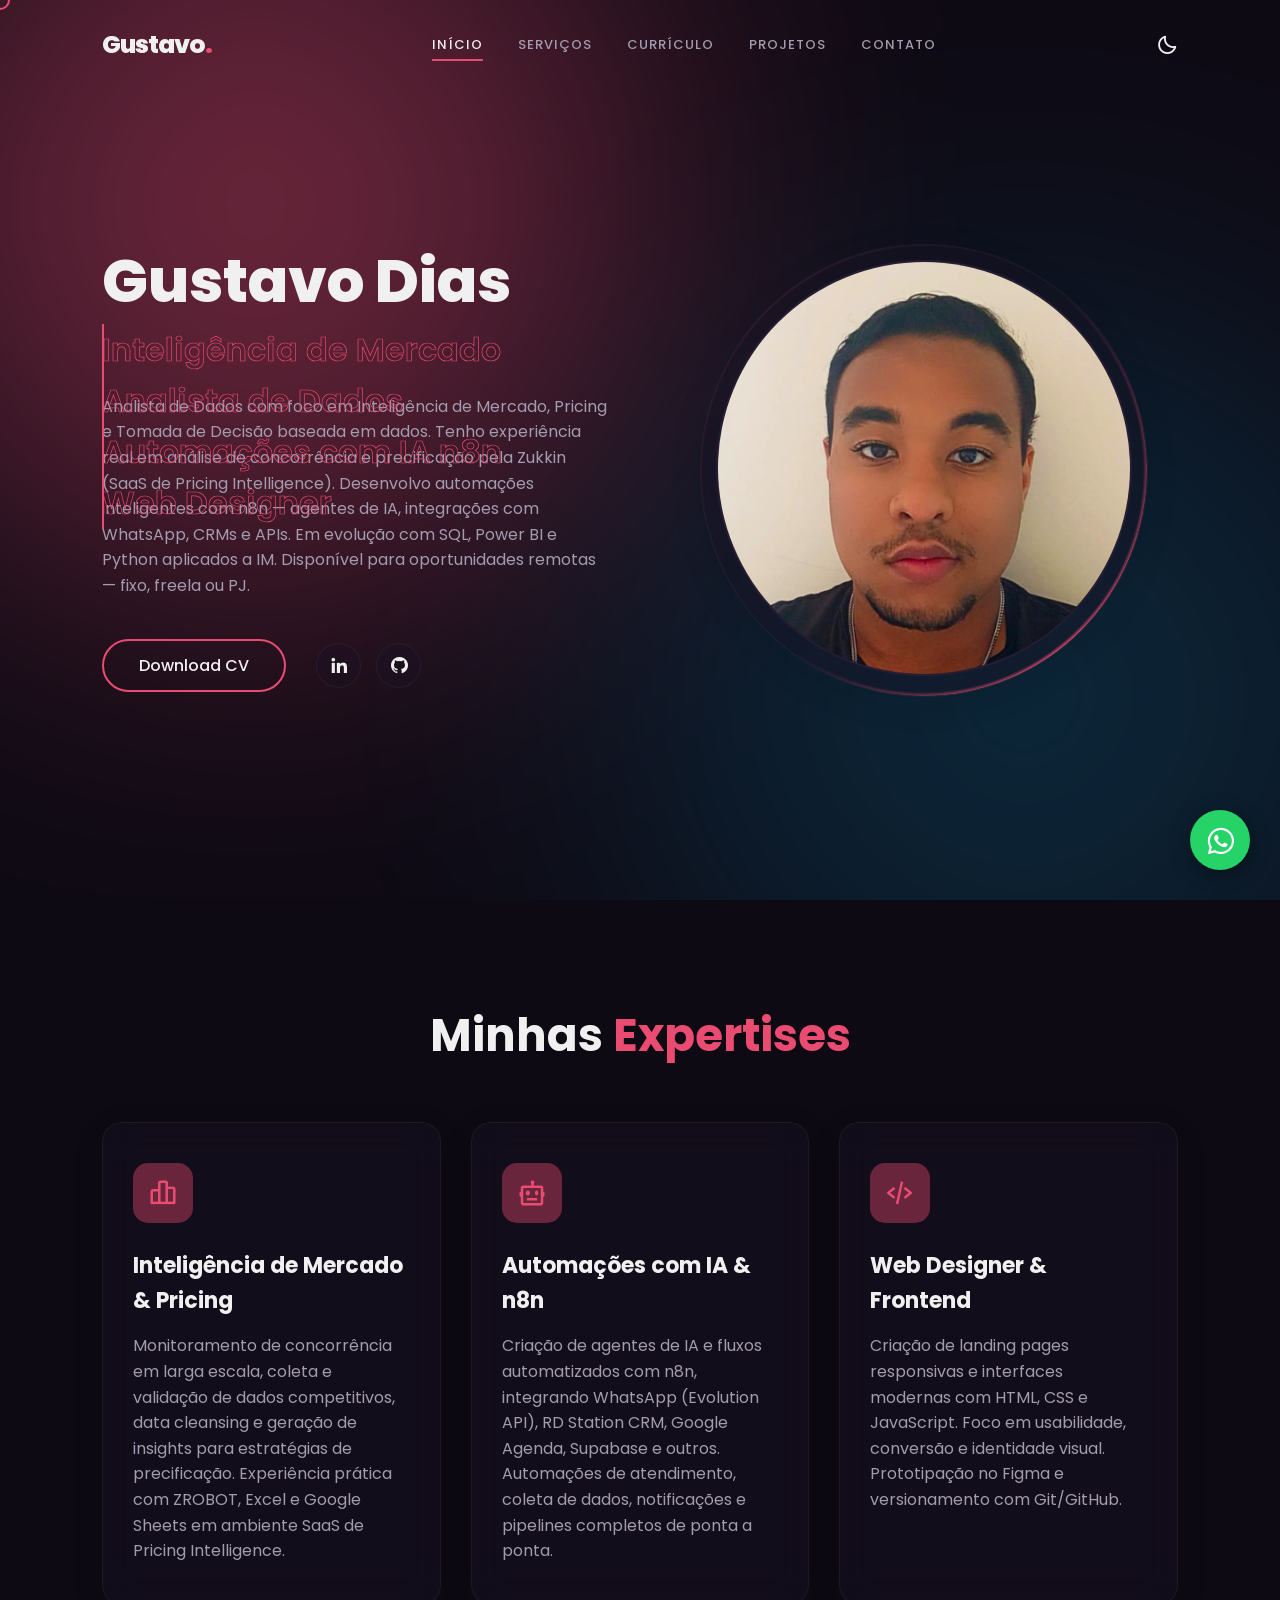
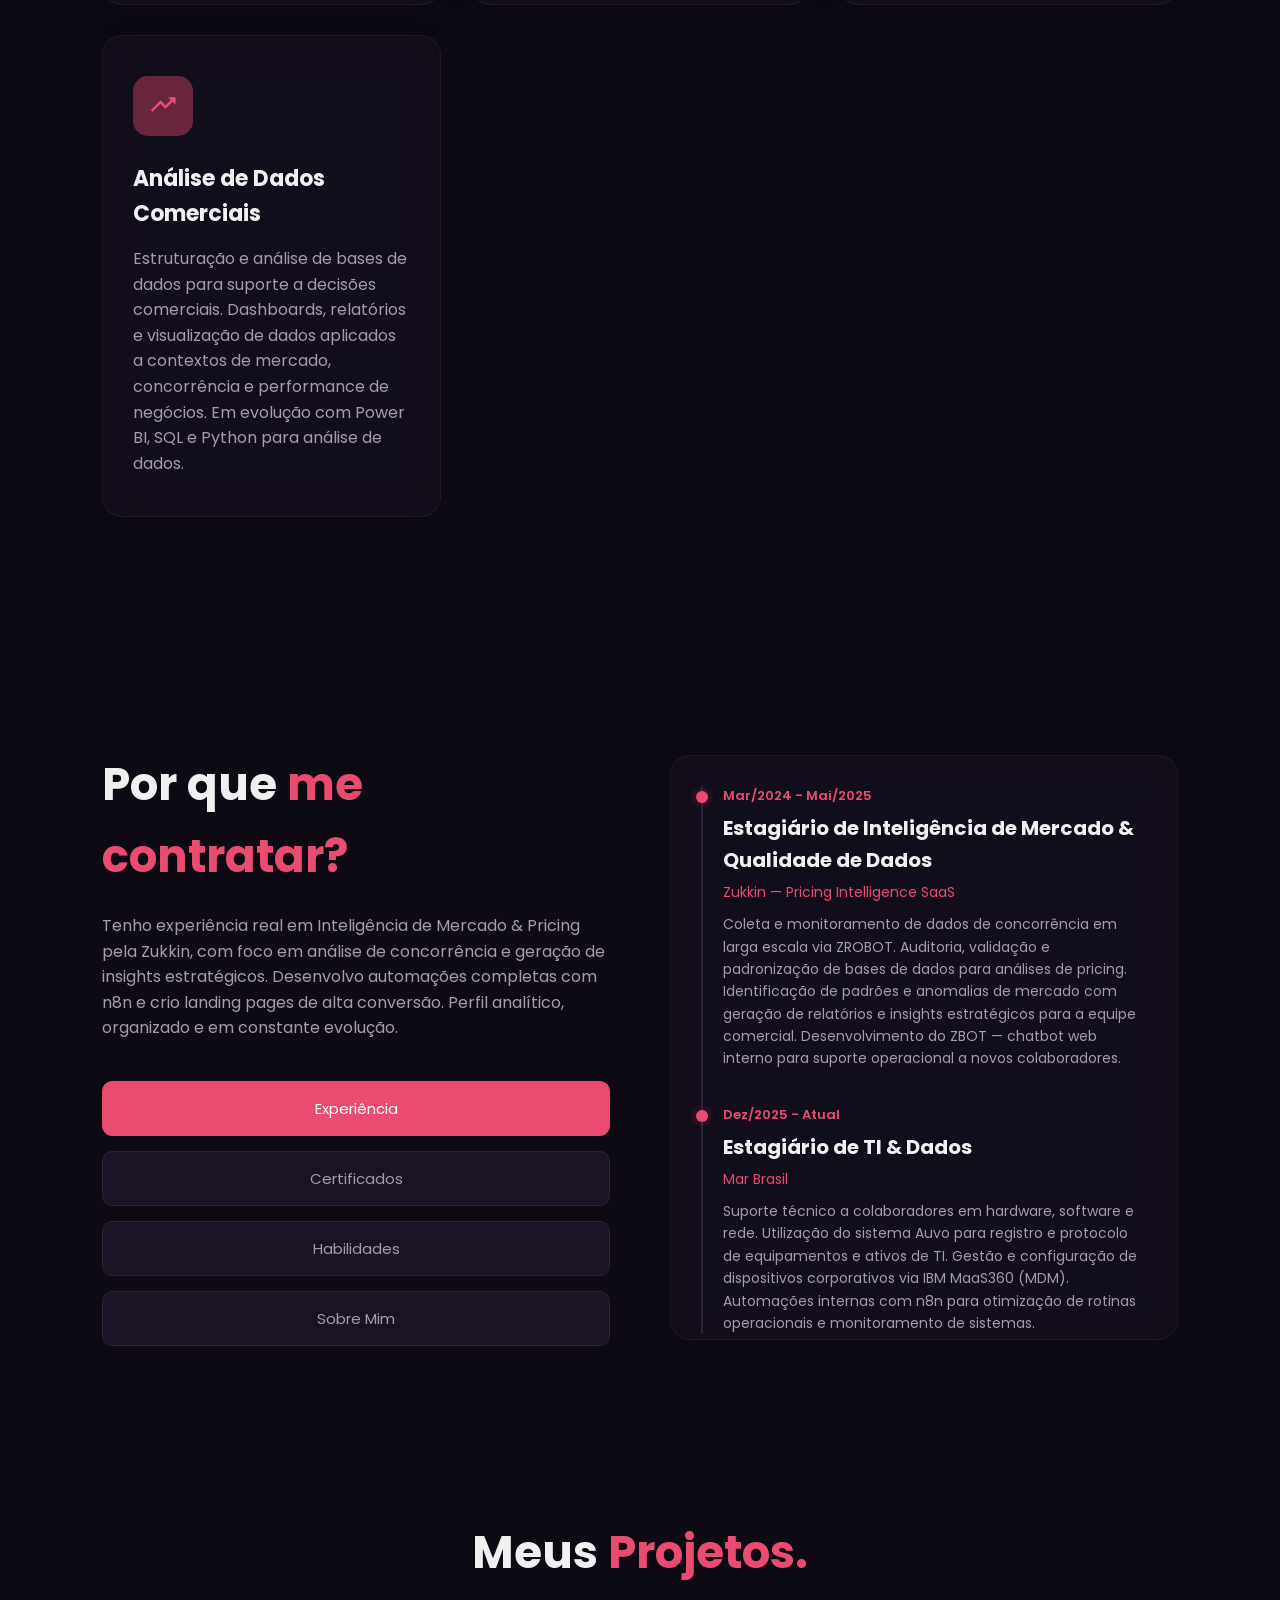
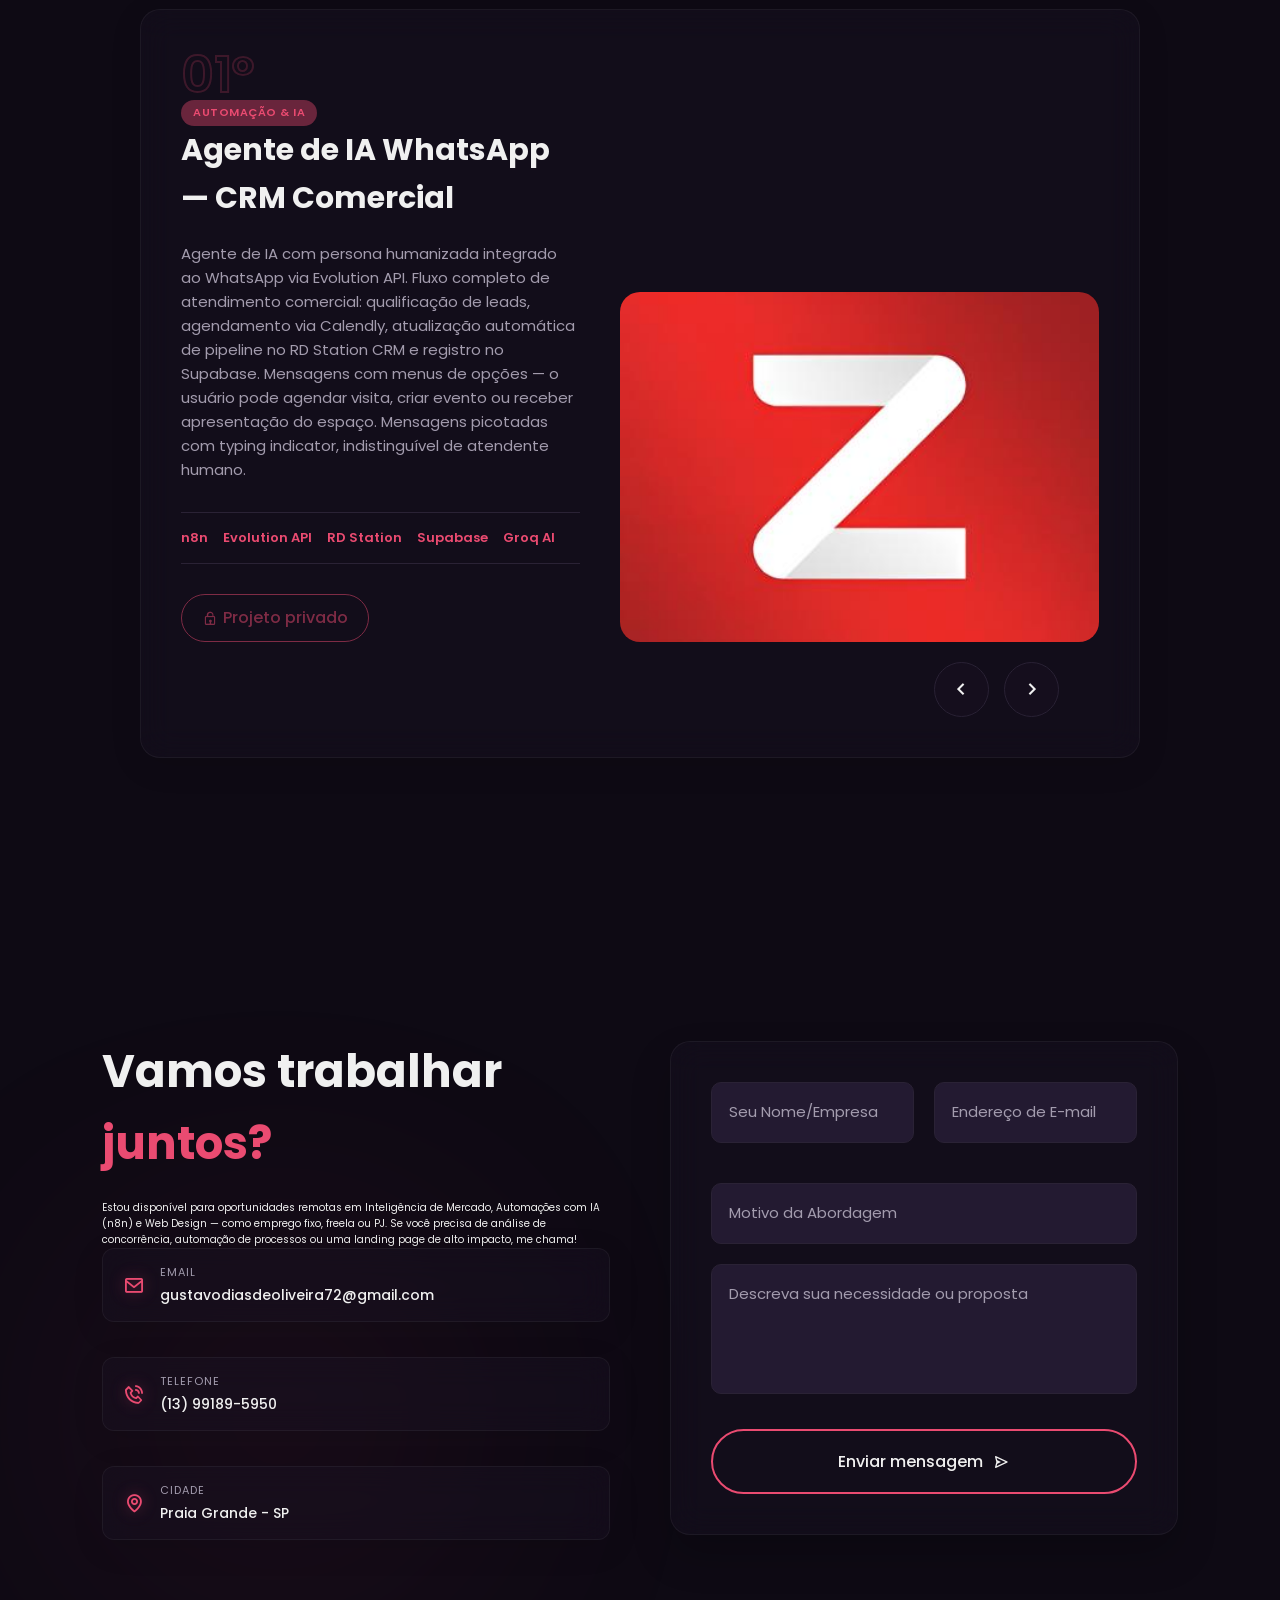
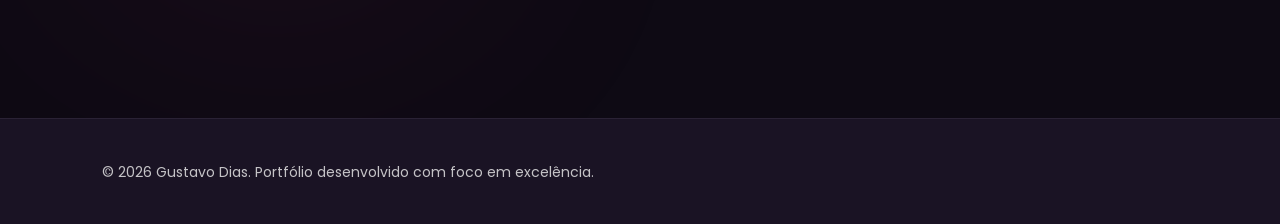
<file: index.html>
<!DOCTYPE html>
<html lang="pt-br">

<head>
    <meta charset="UTF-8">
    <meta name="viewport" content="width=device-width, initial-scale=1.0">
    <title>Portfólio | Gustavo Dias de Oliveira</title>
    
    <link rel="shortcut icon" href="assets/images/LOGO_G-Photoroom-transformed.png" type="image/x-icon">
    
    <!-- BOX ICONS -->
    <link href="https://unpkg.com/boxicons@2.1.4/css/boxicons.min.css" rel="stylesheet" />
    
    <!-- GOOGLE FONTS -->
    <link rel="preconnect" href="https://fonts.googleapis.com">
    <link rel="preconnect" href="https://fonts.gstatic.com" crossorigin>
    <link href="https://fonts.googleapis.com/css2?family=Poppins:wght@300;400;500;600;700;800&display=swap" rel="stylesheet">
    
    <!-- CSS -->
    <link rel="stylesheet" href="assets/css/style.css">
</head>

<body>
    <!-- Cursor customizado -->
    <div class="custom-cursor"></div>

    <!-- Background animado premium -->
    <div class="bg-layer">
        <div class="glow-orb red"></div>
        <div class="glow-orb blue"></div>
    </div>

    <!-- Header -->
    <header class="header">
        <a href="#home" class="logo">Gustavo<span>.</span></a>

        <nav class="navbar">
            <a href="#home" class="nav-item active">Início</a>
            <a href="#services" class="nav-item">Serviços</a>
            <a href="#resume" class="nav-item">Currículo</a>
            <a href="#portfolio" class="nav-item">Projetos</a>
            <a href="#contact" class="nav-item">Contato</a>
        </nav>

        <div class="header-actions">
            <!-- Theme Toggle -->
            <button class="theme-toggle" id="theme-toggle" aria-label="Toggle Theme">
                <i class='bx bx-moon'></i>
            </button>
            <i class="bx bx-menu-alt-right" id="menu-icon"></i>
        </div>
    </header>

    <main>
        <!-- Home Section -->
        <section class="home" id="home">
            <div class="container layout-split">
                <div class="home-detail fade-in">
                    <h1>Gustavo Dias</h1>
                    <h2 class="dynamic-typing">
                        <span style="--i:1" data-text="Inteligência de Mercado">Inteligência de Mercado</span>
                        <span style="--i:2" data-text="Analista de Dados">Analista de Dados</span>
                        <span style="--i:3" data-text="Automações com IA n8n">Automações com IA n8n</span>
                        <span style="--i:4" data-text="Web Designer">Web Designer</span>
                        <span style="--i:5" data-text="Análise de Concorrência">Análise de Concorrência</span>
                    </h2>    
                    <p class="summary">Analista de Dados com foco em Inteligência de Mercado, Pricing e Tomada de Decisão baseada em dados. Tenho experiência real em análise de concorrência e precificação pela Zukkin (SaaS de Pricing Intelligence). Desenvolvo automações inteligentes com n8n — agentes de IA, integrações com WhatsApp, CRMs e APIs. Em evolução com SQL, Power BI e Python aplicados a IM. Disponível para oportunidades remotas — fixo, freela ou PJ.</p>
                    <div class="btn-sci">
                    <a href="dowload/Gustavo_Dias_de_Oliveira_CV.pdf" class="btn hover-fill" id="download-btn">Download CV</a>                        
                    <div class="sci">
                            <a href="https://www.linkedin.com/in/gustavo-dias-de-oliveira-615073299/" target="_blank" aria-label="Linkedin" class="glass-icon"><i class='bx bxl-linkedin'></i></a>
                            <a href="https://github.com/GustavoDiasdeOliveira" target="_blank" aria-label="Github" class="glass-icon"><i class='bx bxl-github'></i></a>
                        </div>
                    </div>
                </div>

                <div class="home-img fade-in scroll-delay-1">
                    <div class="img-wrapper glass-panel">
                        <img src="assets/images/Foto2.jpg" alt="Foto de Gustavo Dias">
                        <div class="spinning-border"></div>
                    </div>
                </div>
            </div>
        </section>

        <!-- Services Section -->
        <section class="services section-padding" id="services">
            <div class="container text-center">
                <h2 class="heading fade-in">Minhas <span>Expertises</span></h2>
                <div class="grid-3 fade-in scroll-delay-1">
                    <!-- Servico 1 -->
                    <div class="service-card glass-panel group-hover">
                        <div class="icon-header">
                            <div class="icon-fill"><i class='bx bx-bar-chart-alt-2'></i></div>
                        </div>
                        <h3>Inteligência de Mercado & Pricing</h3>
                        <p>Monitoramento de concorrência em larga escala, coleta e validação de dados competitivos, data cleansing e geração de insights para estratégias de precificação. Experiência prática com ZROBOT, Excel e Google Sheets em ambiente SaaS de Pricing Intelligence.</p>
                    </div>

                    <!-- Servico 2 -->
                    <div class="service-card glass-panel group-hover">
                        <div class="icon-header">
                            <div class="icon-fill"><i class='bx bx-bot'></i></div>
                        </div>
                        <h3>Automações com IA & n8n</h3>
                        <p>Criação de agentes de IA e fluxos automatizados com n8n, integrando WhatsApp (Evolution API), RD Station CRM, Google Agenda, Supabase e outros. Automações de atendimento, coleta de dados, notificações e pipelines completos de ponta a ponta.</p>
                    </div>

                    <!-- Servico 3 -->
                    <div class="service-card glass-panel group-hover">
                        <div class="icon-header">
                            <div class="icon-fill"><i class='bx bx-code-alt'></i></div>
                        </div>
                        <h3>Web Designer & Frontend</h3>
                        <p>Criação de landing pages responsivas e interfaces modernas com HTML, CSS e JavaScript. Foco em usabilidade, conversão e identidade visual. Prototipação no Figma e versionamento com Git/GitHub.</p>
                    </div>

                    <!-- Servico 4 -->
                    <div class="service-card glass-panel group-hover">
                        <div class="icon-header">
                            <div class="icon-fill"><i class='bx bx-trending-up'></i></div>
                        </div>
                        <h3>Análise de Dados Comerciais</h3>
                        <p>Estruturação e análise de bases de dados para suporte a decisões comerciais. Dashboards, relatórios e visualização de dados aplicados a contextos de mercado, concorrência e performance de negócios. Em evolução com Power BI, SQL e Python para análise de dados.</p>
                    </div>
                </div>
            </div>
        </section>

        <!-- Resume Section -->
        <section class="resume section-padding" id="resume">
            <div class="container layout-split">
                <div class="resume-sidebar fade-in">
                    <h2 class="heading">Por que <span>me contratar?</span></h2>
                    <p class="desc">Tenho experiência real em Inteligência de Mercado & Pricing pela Zukkin, com foco em análise de concorrência e geração de insights estratégicos. Desenvolvo automações completas com n8n e crio landing pages de alta conversão. Perfil analítico, organizado e em constante evolução.</p>
                    <div class="tabs-buttons">
                        <button class="resume-btn custom-tab active" data-target="experience">Experiência</button>
                        <button class="resume-btn custom-tab" data-target="education">Certificados</button>
                        <button class="resume-btn custom-tab" data-target="skills">Habilidades</button>
                        <button class="resume-btn custom-tab" data-target="about">Sobre Mim</button>
                    </div>
                </div>

                <div class="resume-content-wrapper glass-panel fade-in scroll-delay-1">
                    
                    <!-- Experiência -->
                    <div class="resume-detail active" id="experience">
                        <div class="timeline">
                            <div class="timeline-item">
                                <div class="timeline-dot"></div>
                                <span class="timeline-date">Mar/2024 - Mai/2025</span>
                                <h3>Estagiário de Inteligência de Mercado & Qualidade de Dados</h3>
                                <p class="company">Zukkin — Pricing Intelligence SaaS</p>
                                <p class="job-desc">Coleta e monitoramento de dados de concorrência em larga escala via ZROBOT. Auditoria, validação e padronização de bases de dados para análises de pricing. Identificação de padrões e anomalias de mercado com geração de relatórios e insights estratégicos para a equipe comercial. Desenvolvimento do ZBOT — chatbot web interno para suporte operacional a novos colaboradores.</p>
                            </div>
                            
                            <div class="timeline-item">
                                <div class="timeline-dot"></div>
                                <span class="timeline-date">Dez/2025 - Atual</span>
                                <h3>Estagiário de TI & Dados</h3>
                                <p class="company">Mar Brasil</p>
                                <p class="job-desc">Suporte técnico a colaboradores em hardware, software e rede. Utilização do sistema Auvo para registro e protocolo de equipamentos e ativos de TI. Gestão e configuração de dispositivos corporativos via IBM MaaS360 (MDM). Automações internas com n8n para otimização de rotinas operacionais e monitoramento de sistemas.</p>
                            </div>
                        </div>
                    </div>

                    <!-- Certificados -->
                    <div class="resume-detail scrollable-area" id="education">
                        <div class="cert-focus">
                            <span class="level-badge">Cursando | Previsão: Dez/2026</span>
                            <h3>Bacharelado em Ciências da Computação</h3>
                            <p class="institution">UNIP – Universidade Paulista</p>
                        </div>
                        <div class="list-grid">
                            <div class="card-item glow-border">
                                <span class="year">2026</span>
                                <h4>SQL para Análise de Dados</h4>
                                <p>Hashtag Treinamentos (Consultas, JOINs, Subqueries, CTEs e análise de dados)</p>
                            </div>
                            <div class="card-item glow-border">
                                <span class="year">2026</span>
                                <h4>Power BI Completo</h4>
                                <p>Hashtag Treinamentos (Power Query, DAX, Dashboards interativos e Data Visualization)</p>
                            </div>
                            <div class="card-item glow-border">
                                <span class="year">2026</span>
                                <h4>Python para Automação de Dados</h4>
                                <p>Hashtag Treinamentos (Pandas, Numpy, Matplotlib, análise exploratória e automação)</p>
                            </div>
                            <div class="card-item glow-border">
                                <span class="year">2026</span>
                                <h4>Imersão Automação n8n</h4>
                                <p>Hashtag (Criação de fluxos automatizados com n8n, Integração de Agentes de IA e de APIs)</p>
                            </div>
                            <div class="card-item glow-border">
                                <span class="year">2024</span>
                                <h4>OneBitCode</h4>
                                <p>Front-end (HTML, CSS, JS: eventos e interatividade)</p>
                            </div>
                            <div class="card-item glow-border">
                                <span class="year">2024</span>
                                <h4>Santander / Ada Tech</h4>
                                <p>HTML, CSS, Git e Versionamento, Lógica de Programação, Figma para Devs</p>
                            </div>
                            <div class="card-item glow-border">
                                <span class="year">2021 - 2023</span>
                                <h4>Hardware</h4>
                                <p>Evolutime (Arquitetura de Computadores, Manutenção, Redes, Linux e Robótica)</p>
                            </div>
                        </div>
                    </div>

                    <!-- Habilidades -->
                    <div class="resume-detail container-fluid" id="skills">
                        <div class="skill-category">
                            <h3>Inteligência de Mercado & Pricing</h3>
                            <div class="tags">
                                <span class="tag">Monitoramento de concorrência</span>
                                <span class="tag">Coleta de dados</span>
                                <span class="tag">Auditoria de dados</span>
                                <span class="tag">Data Cleansing</span>
                                <span class="tag">Análise de pricing</span>
                                <span class="tag">Insights estratégicos</span>
                                <span class="tag">ZROBOT</span>
                                <span class="tag">Google Sheets</span>
                                <span class="tag">Excel</span>
                            </div>
                        </div>
                        <div class="skill-category mt-4">
                            <h3>Automações & IA</h3>
                            <div class="tags">
                                <span class="tag">n8n</span>
                                <span class="tag">Agentes de IA</span>
                                <span class="tag">Evolution API (WhatsApp)</span>
                                <span class="tag">RD Station CRM</span>
                                <span class="tag">Supabase</span>
                                <span class="tag">Google Agenda</span>
                                <span class="tag">Webhooks</span>
                                <span class="tag">APIs REST</span>
                            </div>
                        </div>
                        <div class="skill-category mt-4">
                            <h3>Análise de Dados</h3>
                            <div class="tags">
                                <span class="tag">SQL</span>
                                <span class="tag">Power BI</span>
                                <span class="tag">Python para Dados</span>
                                <span class="tag">Pandas</span>
                                <span class="tag">Dashboard</span>
                                <span class="tag">Data Visualization</span>
                                <span class="tag">Tomada de Decisão</span>
                                <span class="tag">KPIs</span>
                            </div>
                        </div>
                        <div class="skill-category mt-4">
                            <h3>Web & Frontend</h3>
                            <div class="tags">
                                <span class="tag">HTML</span>
                                <span class="tag">CSS</span>
                                <span class="tag">JavaScript</span>
                                <span class="tag">Figma</span>
                                <span class="tag">Git/GitHub</span>
                                <span class="tag">UI Responsivo</span>
                            </div>
                        </div>
                        <div class="skill-category mt-4">
                            <h3>Ferramentas & Sistemas</h3>
                            <div class="tags">
                                <span class="tag">Auvo</span>
                                <span class="tag">IBM MaaS360</span>
                                <span class="tag">Google Workspace</span>
                            </div>
                        </div>
                    </div>

                    <!-- Sobre Mim -->
                    <div class="resume-detail about-grid" id="about">
                        <p class="desc lead">Estudante de Ciência da Computação (7º/8º semestre — UNIP, conclusão Dez/2026), com foco em Análise de Dados, Inteligência de Mercado e Automação com IA.<br><br>Tenho experiência prática em análise de concorrência e pricing pela Zukkin (SaaS de Pricing Intelligence), onde atuei com coleta massiva de dados via ZROBOT, auditoria de bases e geração de insights estratégicos para a equipe comercial.<br><br>Desenvolvo automações completas com n8n — agentes de IA no WhatsApp, pipelines integrados com CRMs, Google Agenda e bancos de dados. Estudo SQL, Power BI e Python com foco em Inteligência de Mercado e tomada de decisão baseada em dados.<br><br>Busco oportunidades em Análise de Dados, Inteligência de Mercado, Pricing ou Automação — presencial (Baixada Santista) ou remoto.</p>
                        
                        <div class="personal-data">
                            <div class="data-item">
                                <span class="label">Nome</span>
                                <span class="value">Gustavo Dias de Oliveira</span>
                            </div>
                            <div class="data-item">
                                <span class="label">Idade</span>
                                <span class="value">22 Anos</span>
                            </div>
                            <div class="data-item">
                                <span class="label">Cidade</span>
                                <span class="value">Praia Grande - SP</span>
                            </div>
                            <div class="data-item">
                                <span class="label">Email</span>
                                <span class="value linked">gustavodiasdeoliveira72@gmail.com</span>
                            </div>
                            <div class="data-item">
                                <span class="label">WhatsApp</span>
                                <span class="value">(+55) 13 99189-5950</span>
                            </div>
                        </div>
                    </div>
                </div>
            </div>
        </section>

        <!-- Portfolio Section -->
        <section class="portfolio section-padding" id="portfolio">
            <div class="container">
                <div class="portfolio-header fade-in">
                    <h2 class="heading">Meus <span>Projetos.</span></h2>
                </div>
                
                <div class="portfolio-showcase glass-panel fade-in scroll-delay-1">
                    <div class="slider-wrapper" id="project-slider">
                        <!-- Project 1: Agente IA WhatsApp CRM -->
                        <div class="project-slide active" data-index="0">
                            <div class="project-info">
                                <div class="project-header-info">
                                    <span class="project-num">01°</span>
                                    <span class="category-badge">Automação & IA</span>
                                    <h3>Agente de IA WhatsApp — CRM Comercial</h3>
                                    <button class="info-toggle" aria-label="Ver detalhes"><i class='bx bx-plus'></i></button>
                                </div>
                                <div class="project-details">
                                    <p>Agente de IA com persona humanizada integrado ao WhatsApp via Evolution API. Fluxo completo de atendimento comercial: qualificação de leads, agendamento via Calendly, atualização automática de pipeline no RD Station CRM e registro no Supabase. Mensagens com menus de opções — o usuário pode agendar visita, criar evento ou receber apresentação do espaço. Mensagens picotadas com typing indicator, indistinguível de atendente humano.</p>
                                    <div class="tech-stack"><span>n8n</span><span>Evolution API</span><span>RD Station</span><span>Supabase</span><span>Groq AI</span></div>
                                    <div class="project-links">
                                        <a href="#" class="btn outline-btn" style="opacity:.5;pointer-events:none"><i class="bx bx-lock"></i> Projeto privado</a>
                                    </div>
                                </div>
                            </div>
                            <div class="project-image-cont">
                                <img src="assets/images/user.jpeg" alt="Agente IA WhatsApp CRM" loading="lazy">
                            </div>
                        </div>

                        <!-- Project 2: Agente IA WhatsApp Google Agenda -->
                        <div class="project-slide" data-index="1">
                            <div class="project-info">
                                <div class="project-header-info">
                                    <span class="project-num">02°</span>
                                    <span class="category-badge">Automação & IA</span>
                                    <h3>Agente de IA WhatsApp — Google Agenda</h3>
                                    <button class="info-toggle" aria-label="Ver detalhes"><i class='bx bx-plus'></i></button>
                                </div>
                                <div class="project-details">
                                    <p>Segunda versão do agente com agendamento nativo via Google Agenda. Verifica disponibilidade em tempo real, cria e confirma eventos direto no WhatsApp. Respostas humanizadas com textos divididos em blocos curtos e animação de digitação, replicando o comportamento natural de uma conversa humana.</p>
                                    <div class="tech-stack"><span>n8n</span><span>Evolution API</span><span>Google Calendar</span><span>Groq AI</span><span>Supabase</span></div>
                                    <div class="project-links">
                                        <a href="#" class="btn outline-btn" style="opacity:.5;pointer-events:none"><i class="bx bx-lock"></i> Projeto privado</a>
                                    </div>
                                </div>
                            </div>
                            <div class="project-image-cont">
                                <img src="assets/images/user.jpeg" alt="Agente IA WhatsApp Google Agenda" loading="lazy">
                            </div>
                        </div>

                        <!-- Project 3: Agente IA Web Clínica Vita Saúde -->
                        <div class="project-slide" data-index="2">
                            <div class="project-info">
                                <div class="project-header-info">
                                    <span class="project-num">03°</span>
                                    <span class="category-badge">Web + IA</span>
                                    <h3>Agente de IA Web — Clínica Vita Saúde</h3>
                                    <button class="info-toggle" aria-label="Ver detalhes"><i class='bx bx-plus'></i></button>
                                </div>
                                <div class="project-details">
                                    <p>Landing page completa para clínica médica com agente de IA embarcado diretamente na página web. O assistente tira dúvidas sobre serviços, exibe as opções disponíveis e realiza agendamentos de consultas em tempo real via Google Agenda. Solução integrada de frontend + automação + banco de dados.</p>
                                    <div class="tech-stack"><span>HTML/CSS/JS</span><span>n8n</span><span>Supabase</span><span>Google Calendar</span><span>IA</span></div>
                                    <div class="project-links">
                                        <a href="#" class="btn outline-btn" style="opacity:.5;pointer-events:none"><i class="bx bx-lock"></i> Projeto privado</a>
                                    </div>
                                </div>
                            </div>
                            <div class="project-image-cont">
                                <img src="assets/images/user.jpeg" alt="Agente IA Clínica Vita Saúde" loading="lazy">
                            </div>
                        </div>

                        <!-- ====== GRUPO 1 — Inteligência de Mercado & Dados ====== -->

                        <!-- Project 4: ZBot -->
                        <div class="project-slide" data-index="3">
                            <div class="project-info">
                                <div class="project-header-info">
                                    <span class="project-num">04°</span>
                                    <span class="category-badge">IM & Automação</span>
                                    <h3>ZBot - Projeto Zukkin</h3>
                                    <button class="info-toggle" aria-label="Ver detalhes"><i class='bx bx-plus'></i></button>
                                </div>
                                <div class="project-details">
                                    <p>Mini projeto desenvolvido para a empresa Zukkin, com o objetivo de auxiliar novos estagiários do time virtual no esclarecimento de dúvidas recorrentes do dia a dia. A robô Mary foi programada para simular interações e orientar sobre processos como varredura de sites, coleta de dados e uso do sistema interno.</p>
                                    <div class="tech-stack"><span>Custom JS</span><span>Inteligência de Mercado</span></div>
                                    <div class="project-links">
                                         <a href="https://gustavodiasdeoliveira.github.io/ZBot/varredura.html" target="_blank" class="btn outline-btn"><i class="bx bx-link"></i> Link do projeto</a>
                                         <a href="https://github.com/GustavoDiasdeOliveira/ZBot" target="_blank" class="btn text-btn"><i class="bx bxl-github"></i> GitHub</a>
                                    </div>
                                </div>
                            </div>
                            <div class="project-image-cont">
                                <img src="assets/images/user.jpeg" alt="ZBot" loading="lazy">
                            </div>
                        </div>

                        <!-- Project 2: Dashboard Farma Vision -->
                        <div class="project-slide" data-index="1">
                            <div class="project-info">
                                <div class="project-header-info">
                                    <span class="project-num">02°</span>
                                    <span class="category-badge">Data Visualization</span>
                                    <h3>Dashboard Farma Vision</h3>
                                    <button class="info-toggle" aria-label="Ver detalhes"><i class='bx bx-plus'></i></button>
                                </div>
                                <div class="project-details">
                                    <p>Projeto de Extensão da UNIP focado em gestão farmacêutica. Implementação de dashboard voltado à metrificação clínica, hierarquia de cor e Data Visualization UI.</p>
                                    <div class="tech-stack"><span>Data Mapping</span><span>Acadêmico</span></div>
                                    <div class="project-links">
                                         <a href="https://gustavodiasdeoliveira.github.io/dashboardGustavo/" target="_blank" class="btn outline-btn"><i class="bx bx-link"></i> Link do projeto</a>
                                         <a href="https://github.com/GustavoDiasdeOliveira/dashboardGustavo" target="_blank" class="btn text-btn"><i class="bx bxl-github"></i> GitHub</a>
                                    </div>
                                </div>
                            </div>
                            <div class="project-image-cont">
                                <img src="assets/images/unip.png" alt="Farma Vision" loading="lazy">
                            </div>
                        </div>

                        <!-- Project 3: Dashboard de Ativos TI (Placeholder) -->
                        <div class="project-slide" data-index="2">
                            <div class="project-info">
                                <div class="project-header-info">
                                    <span class="project-num">03°</span>
                                    <span class="category-badge">BI & Automação</span>
                                    <h3>Dashboard de Ativos TI</h3>
                                    <button class="info-toggle" aria-label="Ver detalhes"><i class='bx bx-plus'></i></button>
                                </div>
                                <div class="project-details">
                                    <p>Sistema de monitoramento de inventário de TI integrando MaaS360 e Auvo com dashboard Power BI automatizado via n8n. Visualização em tempo real de dispositivos disponíveis, em uso e em manutenção, com alertas automáticos para gestão.</p>
                                    <div class="tech-stack"><span>n8n</span><span>Power BI</span><span>MaaS360</span><span>Auvo</span></div>
                                    <div class="project-links">
                                         <span class="btn outline-btn disabled-link"><i class="bx bx-time"></i> Em breve</span>
                                    </div>
                                </div>
                            </div>
                            <div class="project-image-cont">
                                <img src="assets/images/LOGO_G-Photoroom-transformed.png" alt="Dashboard Ativos TI" loading="lazy">
                            </div>
                        </div>

                        <!-- ====== GRUPO 2 — Automações com IA ====== -->

                        <!-- Project 4: Chatbot WhatsApp Rancho da Praia (Placeholder) -->
                        <div class="project-slide" data-index="3">
                            <div class="project-info">
                                <div class="project-header-info">
                                    <span class="project-num">04°</span>
                                    <span class="category-badge">Automação & IA</span>
                                    <h3>Chatbot IA — Rancho da Praia</h3>
                                    <button class="info-toggle" aria-label="Ver detalhes"><i class='bx bx-plus'></i></button>
                                </div>
                                <div class="project-details">
                                    <p>Agente de IA com persona "Fabi" integrado ao WhatsApp via Evolution API. Automação completa de atendimento comercial: qualificação de leads, agendamento de visitas no Google Agenda, atualização de CRM (RD Station) e registro de dados no Supabase.</p>
                                    <div class="tech-stack"><span>n8n</span><span>Evolution API</span><span>Groq AI</span><span>RD Station</span><span>Supabase</span><span>Google Calendar</span></div>
                                    <div class="project-links">
                                         <span class="btn outline-btn disabled-link"><i class="bx bx-lock-alt"></i> Em produção</span>
                                    </div>
                                </div>
                            </div>
                            <div class="project-image-cont">
                                <img src="assets/images/LOGO_G-Photoroom-transformed.png" alt="Chatbot Rancho da Praia" loading="lazy">
                            </div>
                        </div>

                        <!-- Project 5: Orça+ -->
                        <div class="project-slide" data-index="4">
                            <div class="project-info">
                                <div class="project-header-info">
                                    <span class="project-num">05°</span>
                                    <span class="category-badge">SaaS & IA</span>
                                    <h3>Orça +</h3>
                                    <button class="info-toggle" aria-label="Ver detalhes"><i class='bx bx-plus'></i></button>
                                </div>
                                <div class="project-details">
                                    <p>Sistema Financeiro que faz o controle de custos e as movimentações de entrada e saída de transações.</p>
                                    <div class="tech-stack"><span>(Em desenvolvimento)</span><span>Empresarial</span><span>Automação com IA</span></div>
                                    <div class="project-links">
                                         <a href="https://gustavofinancesapp.lovable.app/" target="_blank" class="btn outline-btn"><i class="bx bx-link"></i> Link do projeto</a>
                                    </div>
                                </div>
                            </div>
                            <div class="project-image-cont">
                                <img src="assets/images/LOGO_G-Photoroom-transformed.png" alt="Orça+" loading="lazy">
                            </div>
                        </div>

                        <!-- ====== GRUPO 3 — Web Designer ====== -->

                        <!-- Project 6: Ciber Prime -->
                        <div class="project-slide" data-index="5">
                            <div class="project-info">
                                <div class="project-header-info">
                                    <span class="project-num">06°</span>
                                    <span class="category-badge">Landing Page</span>
                                    <h3>Ciber Prime</h3>
                                    <button class="info-toggle" aria-label="Ver detalhes"><i class='bx bx-plus'></i></button>
                                </div>
                                <div class="project-details">
                                    <p>Landing Page responsiva corporativa. Transformamos ideias em soluções digitais: sites, automação e inteligência de mercado para escalar negócios.</p>
                                    <div class="tech-stack"><span>Empresarial</span><span>Lead Gen</span></div>
                                    <div class="project-links">
                                         <a href="https://gustavodiasdeoliveira.github.io/ciberprime/" target="_blank" class="btn outline-btn"><i class="bx bx-link"></i> Link do projeto</a>
                                         <a href="https://github.com/GustavoDiasdeOliveira/ciberprime" target="_blank" class="btn text-btn"><i class="bx bxl-github"></i> GitHub</a>
                                    </div>
                                </div>
                            </div>
                            <div class="project-image-cont">
                                <img src="assets/images/LogoCiberPrime.png" alt="Ciber Prime" loading="lazy">
                            </div>
                        </div>

                        <!-- Project 7: FOOD Restaurantes -->
                        <div class="project-slide" data-index="6">
                            <div class="project-info">
                                <div class="project-header-info">
                                    <span class="project-num">07°</span>
                                    <span class="category-badge">Landing Page</span>
                                    <h3>FOOD Restaurantes</h3>
                                    <button class="info-toggle" aria-label="Ver detalhes"><i class='bx bx-plus'></i></button>
                                </div>
                                <div class="project-details">
                                    <p>Landing page moderna e totalmente responsiva, ideal para divulgar restaurantes e cardápios online, garantindo ótima experiência em qualquer dispositivo.</p>
                                    <div class="tech-stack"><span>Responsive Design</span><span>B2C</span></div>
                                    <div class="project-links">
                                         <a href="https://gustavodiasdeoliveira.github.io/FOOD-Restaurantes/" target="_blank" class="btn outline-btn"><i class="bx bx-link"></i> Link do projeto</a>
                                         <a href="https://github.com/GustavoDiasdeOliveira/FOOD-Restaurantes" target="_blank" class="btn text-btn"><i class="bx bxl-github"></i> GitHub</a>
                                    </div>
                                </div>
                            </div>
                            <div class="project-image-cont">
                                <img src="assets/images/portfolio2.jpg" alt="FOOD Restaurantes" loading="lazy">
                            </div>
                        </div>

                        <!-- Project 8: Beauty Glow -->
                        <div class="project-slide" data-index="7">
                            <div class="project-info">
                                <div class="project-header-info">
                                    <span class="project-num">08°</span>
                                    <span class="category-badge">Landing Page</span>
                                    <h3>Beauty Glow</h3>
                                    <button class="info-toggle" aria-label="Ver detalhes"><i class='bx bx-plus'></i></button>
                                </div>
                                <div class="project-details">
                                    <p>Landing page responsiva sobre beleza e maquiagem. Desperte sua beleza natural com um design leve e elegante utilizando HTML, CSS e JS.</p>
                                    <div class="tech-stack"><span>Beleza</span><span>UX Fluído</span></div>
                                    <div class="project-links">
                                         <a href="https://gustavodiasdeoliveira.github.io/BeautyGlow/" target="_blank" class="btn outline-btn"><i class="bx bx-link"></i> Link do projeto</a>
                                         <a href="https://github.com/GustavoDiasdeOliveira/BeautyGlow" target="_blank" class="btn text-btn"><i class="bx bxl-github"></i> GitHub</a>
                                    </div>
                                </div>
                            </div>
                            <div class="project-image-cont">
                                <img src="assets/images/designer.jpg" alt="Beauty Glow" loading="lazy">
                            </div>
                        </div>

                        <!-- Project 9: Academia FIT -->
                        <div class="project-slide" data-index="8">
                            <div class="project-info">
                                <div class="project-header-info">
                                    <span class="project-num">09°</span>
                                    <span class="category-badge">Landing Page</span>
                                    <h3>Academia FIT</h3>
                                    <button class="info-toggle" aria-label="Ver detalhes"><i class='bx bx-plus'></i></button>
                                </div>
                                <div class="project-details">
                                    <p>Landing page focada em academia, ideal para apresentar serviços, planos e incentivar a prática de atividades físicas com design moderno e acessível.</p>
                                    <div class="tech-stack"><span>Fitness UI</span><span>Landing Page</span></div>
                                    <div class="project-links">
                                         <a href="https://gustavodiasdeoliveira.github.io/Academia-Fit/" target="_blank" class="btn outline-btn"><i class="bx bx-link"></i> Link do projeto</a>
                                         <a href="https://github.com/GustavoDiasdeOliveira/Academia-Fit" target="_blank" class="btn text-btn"><i class="bx bxl-github"></i> GitHub</a>
                                    </div>
                                </div>
                            </div>
                            <div class="project-image-cont">
                                <img src="assets/images/portfolio5.jpg" alt="Academia FIT" loading="lazy">
                            </div>
                        </div>

                        <!-- Project 10: Motorcycle -->
                        <div class="project-slide" data-index="9">
                            <div class="project-info">
                                <div class="project-header-info">
                                    <span class="project-num">10°</span>
                                    <span class="category-badge">Landing Page</span>
                                    <h3>Motorcycle</h3>
                                    <button class="info-toggle" aria-label="Ver detalhes"><i class='bx bx-plus'></i></button>
                                </div>
                                <div class="project-details">
                                    <p>Landing page para lojas de motos, apresentando modelos com foco em design moderno, preço e acessibilidade.</p>
                                    <div class="tech-stack"><span>Vendas</span><span>Grid Layout</span></div>
                                    <div class="project-links">
                                         <a href="Motorcycle/index.html" target="_blank" class="btn outline-btn"><i class="bx bx-link"></i> Link do projeto</a>
                                         <a href="https://github.com/GustavoDiasdeOliveira/Portfolio" target="_blank" class="btn text-btn"><i class="bx bxl-github"></i> GitHub</a>
                                    </div>
                                </div>
                            </div>
                            <div class="project-image-cont">
                                <img src="assets/images/portfolio6.jpg" alt="Motorcycle" loading="lazy">
                            </div>
                        </div>

                        <!-- Project 11: Projeto Concursos Público -->
                        <div class="project-slide" data-index="10">
                            <div class="project-info">
                                <div class="project-header-info">
                                    <span class="project-num">11°</span>
                                    <span class="category-badge">Web App</span>
                                    <h3>Projeto Concursos Público 2025</h3>
                                    <button class="info-toggle" aria-label="Ver detalhes"><i class='bx bx-plus'></i></button>
                                </div>
                                <div class="project-details">
                                    <p>Cronograma de estudos interativo para PMESP e outros. Checklist por bloco, progresso salvo localmente (LocalStorage), dark mode, filtros de busca, exportação CSV e anotações.</p>
                                    <div class="tech-stack"><span>SaaS App</span><span>Productivity</span></div>
                                    <div class="project-links">
                                         <a href="https://gustavodiasdeoliveira.github.io/gerenciadorConcursoPublico/" target="_blank" class="btn outline-btn"><i class="bx bx-link"></i> Link do Projeto</a>
                                         <a href="https://github.com/GustavoDiasdeOliveira/gerenciadorConcursoPublico" target="_blank" class="btn text-btn"><i class="bx bxl-github"></i> GitHub</a>
                                    </div>
                                </div>
                            </div>
                            <div class="project-image-cont">
                                <img src="assets/images/militar.jpg" alt="Concursos 2025" loading="lazy">
                            </div>
                        </div>
                        <div class="nav-controls fade-in">
                    <button class="nav-btn" id="prev-project" aria-label="Previous Project"><i class='bx bx-chevron-left'></i></button>
                    <button class="nav-btn" id="next-project" aria-label="Next Project"><i class='bx bx-chevron-right'></i></button>
                </div>
                    </div> <!-- slider-wrapper -->
                </div> <!-- portfolio-showcase -->

                
            </div> <!-- container -->
        </section>

        <!-- Contact Section -->
        <section class="contact section-padding" id="contact">
            <div class="glow-orb red" style="top: 50%; left: 10%; opacity: 0.15; width: 300px; height: 300px;"></div>
            <div class="container layout-split">
                <div class="contact-text fade-in">
                    <h2 class="heading">Vamos trabalhar <span>juntos?</span></h2>
                    <p class="desc">Estou disponível para oportunidades remotas em Inteligência de Mercado, Automações com IA (n8n) e Web Design — como emprego fixo, freela ou PJ. Se você precisa de análise de concorrência, automação de processos ou uma landing page de alto impacto, me chama!</p>
                    
                    <div class="info-blocks">
                        <a href="mailto:gustavodiasdeoliveira72@gmail.com" class="info-card glass-panel group-hover">
                            <i class='bx bx-envelope'></i>
                            <div class="content">
                                <span>Email</span>
                                <strong>gustavodiasdeoliveira72@gmail.com</strong>
                            </div>
                        </a>
                        
                        <a href="tel:+5513991895950" class="info-card glass-panel group-hover mt-3">
                            <i class='bx bx-phone-call'></i>
                            <div class="content">
                                <span>Telefone</span>
                                <strong>(13) 99189-5950</strong>
                            </div>
                        </a>
                        
                        <div class="info-card glass-panel group-hover mt-3">
                            <i class='bx bx-map'></i>
                            <div class="content">
                                <span>Cidade</span>
                                <strong>Praia Grande - SP</strong>
                            </div>
                        </div>
                    </div>
                </div>

                <div class="contact-form glass-panel fade-in scroll-delay-1">
                    <form action="https://formsubmit.co/gustavodiasdeoliveira72@gmail.com" method="POST" class="auth-form">
                        <div class="input-row">
                            <div class="input-group">
                                <input type="text" name="nome" id="name" required placeholder=" ">
                                <label for="name">Seu Nome/Empresa</label>
                            </div>
                            <div class="input-group">
                                <input type="email" name="email" id="email" required placeholder=" ">
                                <label for="email">Endereço de E-mail</label>
                            </div>
                        </div>

                        <div class="input-group full">
                            <input type="text" name="assunto" id="subject" required placeholder=" ">
                            <label for="subject">Motivo da Abordagem</label>
                        </div>
                        
                        <div class="input-group full">
                            <textarea name="mensagem" id="message" rows="4" required placeholder=" "></textarea>
                            <label for="message">Descreva sua necessidade ou proposta</label>
                        </div>

                        <!-- FormSubmit settings -->
                        <input type="hidden" name="_captcha" value="false">
                        <input type="hidden" name="_template" value="box">

                        <button type="submit" class="btn hover-fill submit-btn">Enviar mensagem <i class='bx bx-send'></i></button>
                    </form>
                </div>
            </div>
        </section>
    </main>

    <!-- WhatsApp Floating Button -->
    <a href="https://wa.me/5513991895950" class="whatsapp-float" target="_blank" aria-label="Fale comigo no WhatsApp">
        <i class='bx bxl-whatsapp'></i>
    </a>

    <!-- Base Footer -->
    <footer>
        <div class="container footer-content">
            <p>&copy; 2026 Gustavo Dias. Portfólio desenvolvido com foco em excelência.</p>
            <div class="back-top" id="back-top" aria-label="Voltar para o Topo">
                <i class='bx bx-up-arrow-alt'></i>
            </div>
        </div>
    </footer>

    <!-- SCRIPTS CORE -->
     <script src="assets/js/downloadCV.js" defer></script>
    <script src="assets/js/script.js" defer></script>
</body>

</html>
</file>
<file: assets/css/style.css>
/* =========================================
   Dribbble/Behance Level Portfolio CSS
   By Antigravity for Gustavo Dias
========================================= */

@import url("https://fonts.googleapis.com/css2?family=Poppins:wght@300;400;500;600;700;800&display=swap");

/* --- ROOT VARIABLES (DARK MODE DEFAULT) --- */
html {
    font-size: 62.5%;
    scroll-behavior: smooth;
    scroll-padding-top: 8rem; /* Compensa a altura do header fixo */
}

/* --- ROOT VARIABLES (DARK MODE DEFAULT) --- */
:root {
    /* Color Palette - Dark Base */
    --bg-color: #0E0A14;
    --second-bg-color: #1A1324;
    --text-color: #f0f0f0;
    --text-muted: #a39cae;
    
    /* Main Accents */
    --main-color: #EA4B71;
    --main-hover: #ff2a5f;
    --main-glow: rgba(234, 75, 113, 0.4);
    
    /* System Colors */
    --glass-bg: rgba(26, 19, 36, 0.4);
    --glass-border: rgba(255, 255, 255, 0.05);
    --input-bg: #231a31;
    --border-color: #2a2235;

    /* Typographic scale */
    --fs-h1: clamp(3.5rem, 6vw, 6rem);
    --fs-h2: clamp(2.5rem, 4vw, 4.5rem);
    --fs-h3: clamp(1.8rem, 3vw, 2.5rem);
    --fs-p: clamp(1.4rem, 1.5vw, 1.6rem);
    --fs-small: 1.3rem;

    /* Spacing & Layout */
    --content-width: 1200px;
    --side-padding: 8%;

    /* Transitions */
    --smooth: 0.4s cubic-bezier(0.16, 1, 0.3, 1);
    --bounce: 0.5s cubic-bezier(0.68, -0.55, 0.26, 1.55);
}

/* --- LIGHT MODE OVERRIDES --- */
body.light-mode {
    --bg-color: #f8fafc;
    --second-bg-color: #ffffff;
    --text-color: #0f172a;
    --text-muted: #64748b;

    --main-color: #EA4B71;
    --main-hover: #d13054;
    --main-glow: rgba(234, 75, 113, 0.2);

    --glass-bg: rgba(255, 255, 255, 0.7);
    --glass-border: rgba(0, 0, 0, 0.05);
    --input-bg: #f1f5f9;
    --border-color: #e2e8f0;
}

/* --- RESET --- */
* {
    margin: 0;
    padding: 0;
    box-sizing: border-box;
    text-decoration: none;
    border: none;
    outline: none;
    font-family: 'Poppins', sans-serif;
    -webkit-tap-highlight-color: transparent;
}

html {
    font-size: 62.5%; /* 1rem = 10px */
    scroll-behavior: smooth;
    overflow-x: hidden;
}

body {
    background-color: var(--bg-color);
    color: var(--text-color);
    overflow-x: hidden;
    line-height: 1.6;
    transition: background-color var(--smooth), color var(--smooth);
    /* For custom cursor */
    cursor: none; 
}

/* Scrollbar */
::-webkit-scrollbar {
    width: 8px;
}
::-webkit-scrollbar-track {
    background: var(--bg-color);
}
::-webkit-scrollbar-thumb {
    background-color: var(--main-color);
    border-radius: 4px;
}

/* --- CUSTOM CURSOR --- */
.custom-cursor {
    position: fixed;
    top: 0; left: 0;
    width: 20px; height: 20px;
    border: 2px solid var(--main-color);
    border-radius: 50%;
    pointer-events: none;
    z-index: 9999;
    transform: translate(-50%, -50%);
    transition: transform 0.1s ease-out, width 0.2s, height 0.2s, background-color 0.2s;
}
.custom-cursor.hovering {
    width: 40px; height: 40px;
    background-color: var(--main-glow);
    border-color: transparent;
    backdrop-filter: blur(2px);
}

/* Fallback for touch devices to avoid cursor getting stuck */
@media (max-width: 991px) {
    .custom-cursor { display: none; }
    body { cursor: auto; }
}

/* --- BACKGROUND PREMIUM --- */
.bg-layer {
    position: fixed;
    top: 0; left: 0; right: 0; bottom: 0;
    z-index: -1;
    overflow: hidden;
    background: var(--bg-color);
    transition: background-color var(--smooth);
}

/* WhatsApp Floating Button */
.whatsapp-float {
    position: fixed;
    bottom: 30px;
    right: 30px;
    background-color: #25d366;
    color: #fff;
    width: 60px;
    height: 60px;
    border-radius: 50px;
    text-align: center;
    font-size: 30px;
    z-index: 1000;
    display: flex;
    align-items: center;
    justify-content: center;
    box-shadow: 2px 2px 10px rgba(0,0,0,0.3);
    transition: transform 0.3s;
}
.whatsapp-float:hover { transform: scale(1.1); }

.glow-orb {
    position: absolute;
    width: 60vw; height: 60vw;
    border-radius: 50%;
    filter: blur(140px);
    opacity: 0.4;
    transition: background var(--smooth);
    animation: floatOrb 15s ease-in-out infinite alternate;
}
.glow-orb.red {
    top: -20%; left: -10%;
    background: var(--main-color);
}
.glow-orb.blue {
    bottom: -20%; right: -10%;
    background: #00bfff;
    opacity: 0.15;
    animation-delay: -5s;
}

body.light-mode .glow-orb.red { opacity: 0.15; }
body.light-mode .glow-orb.blue { opacity: 0.1; }

@keyframes floatOrb {
    0% { transform: translate(0, 0) scale(1); }
    100% { transform: translate(5%, 10%) scale(1.1); }
}

/* --- LAYOUT UTILITIES --- */
.container {
    max-width: var(--content-width);
    margin: 0 auto;
    width: 100%;
}
.section-padding {
    min-height: 100vh; /* Todas as seções preenchem a tela */
    padding: 10rem var(--side-padding) 6rem;
    display: flex;
    flex-direction: column;
    justify-content: center;
    scroll-margin-top: 0;
}
.layout-split {
    display: grid;
    grid-template-columns: 1fr 1fr;
    gap: 6rem;
    align-items: center;
}
.text-center { text-align: center; }
.mt-3 { margin-top: 3rem; }
.mt-4 { margin-top: 4rem; }
.mt-5 { margin-top: 5rem; }

/* Global Typography */
.heading {
    font-size: var(--fs-h2);
    margin-bottom: 2rem;
    font-weight: 700;
}
.heading span, .heading-compact span { color: var(--main-color); }
.heading-compact {
    font-size: var(--fs-h3);
    margin-bottom: 1.5rem;
}

/* Glassmorphism Classes */
.glass-panel {
    background: var(--glass-bg);
    backdrop-filter: blur(16px);
    -webkit-backdrop-filter: blur(16px);
    border: 1px solid var(--glass-border);
    border-radius: 2rem;
    box-shadow: 0 8px 32px rgba(0,0,0,0.1);
    transition: transform var(--smooth), box-shadow var(--smooth), background var(--smooth);
}

/* Button Component */
.btn {
    display: inline-flex;
    align-items: center;
    justify-content: center;
    gap: 1rem;
    padding: 1.2rem 3.5rem;
    font-size: var(--fs-p);
    font-weight: 500;
    border-radius: 4rem;
    cursor: none; /* override default */
    transition: var(--bounce);
    position: relative;
    overflow: hidden;
    z-index: 1;
}

.btn.hover-fill {
    background: transparent;
    color: var(--text-color);
    border: 2px solid var(--main-color);
}
.btn.hover-fill::before {
    content: '';
    position: absolute;
    top: 0; left: -100%;
    width: 100%; height: 100%;
    background: var(--main-color);
    transition: left var(--smooth);
    z-index: -1;
}
.btn.hover-fill:hover::before { left: 0; }
body.light-mode .btn.hover-fill { color: var(--main-color); border-color: var(--main-color); }
body.light-mode .btn.hover-fill:hover { color: #fff; }


/* --- HEADER --- */
.header {
    position: fixed;
    top: 0; left: 0;
    width: 100%;
    padding: 2.5rem var(--side-padding);
    display: flex;
    justify-content: space-between;
    align-items: center;
    z-index: 100;
    transition: padding var(--smooth), background var(--smooth), box-shadow var(--smooth);
}
.header.sticky {
    padding: 1.5rem var(--side-padding);
    background: var(--glass-bg);
    backdrop-filter: blur(10px);
    border-bottom: 1px solid var(--glass-border);
    box-shadow: 0 4px 30px rgba(0,0,0,0.1);
}

.logo {
    font-size: 2.5rem;
    font-weight: 800;
    color: var(--text-color);
    letter-spacing: -1px;
}
.logo span { color: var(--main-color); }

.navbar { display: flex; gap: 3.5rem; }
.nav-item {
    font-size: var(--fs-small);
    color: var(--text-muted);
    font-weight: 500;
    transition: color var(--smooth);
    position: relative;
    text-transform: uppercase;
    letter-spacing: 1px;
}
.nav-item::after {
    content: '';
    position: absolute;
    bottom: -6px; left: 0;
    width: 0; height: 2px;
    background: var(--main-color);
    transition: width var(--smooth);
}
.nav-item:hover, .nav-item.active { color: var(--text-color); }
.nav-item:hover::after, .nav-item.active::after { width: 100%; }

.header-actions {
    display: flex;
    align-items: center;
    gap: 2rem;
}

.theme-toggle {
    background: transparent;
    font-size: 2.2rem;
    color: var(--text-color);
    cursor: none;
    transition: transform var(--bounce), color var(--smooth);
    display: flex;
    align-items: center;
    justify-content: center;
}
.theme-toggle:hover {
    transform: rotate(30deg) scale(1.1);
    color: var(--main-color);
}

#menu-icon {
    font-size: 3rem;
    color: var(--text-color);
    cursor: none;
    display: none;
}

/* --- HOME SECTION --- */
.home {
    min-height: 100vh;
    display: flex;
    align-items: center;
    padding: 10rem var(--side-padding) 6rem;
}

.subtitle-badge {
    display: inline-block;
    padding: 0.6rem 1.4rem;
    background: var(--main-glow);
    color: var(--main-color);
    border-radius: 2rem;
    font-size: 1.2rem;
    font-weight: 600;
    margin-bottom: 2rem;
    letter-spacing: 1px;
    text-transform: uppercase;
    backdrop-filter: blur(5px);
}

.home-detail h1 {
    font-size: var(--fs-h1);
    font-weight: 800;
    line-height: 1.1;
    margin-bottom: 1rem;
}
.dynamic-typing {
    font-size: clamp(2rem, 3vw, 3.2rem);
    font-weight: 600;
    margin-bottom: 2.5rem;
    height: 4.5rem; /* Altura fixa para evitar pulos no layout */
}

.dynamic-typing span {
    position: relative;
    display: none;
    color: transparent;
    -webkit-text-stroke: .07rem var(--main-color);
}

.dynamic-typing span:nth-child(1) { display: inline-block; animation: display-text 16s linear infinite; animation-delay: -16s; }
.dynamic-typing span:nth-child(2) { display: inline-block; animation: display-text 16s linear infinite; animation-delay: -12s; }
.dynamic-typing span:nth-child(3) { display: inline-block; animation: display-text 16s linear infinite; animation-delay: -8s; }
.dynamic-typing span:nth-child(4) { display: inline-block; animation: display-text 16s linear infinite; animation-delay: -4s; }

@keyframes display-text {
    25.1%, 100% { display: none; }
}

.dynamic-typing span::before {
    content: attr(data-text);
    position: absolute;
    width: 0;
    border-right: .25rem solid var(--main-color);
    color: var(--main-color);
    white-space: nowrap;
    overflow: hidden;
    animation: fill-text 4s linear infinite;
}

@keyframes fill-text {
    10%, 100% { width: 0; }
    70%, 90% { width: 100%; }
}

.summary {
    font-size: var(--fs-p);
    color: var(--text-muted);
    margin-bottom: 4rem;
    max-width: 550px;
}

.btn-sci {
    display: flex;
    align-items: center;
    gap: 3rem;
    flex-wrap: wrap;
}

.sci { display: flex; gap: 1.5rem; }
.glass-icon {
    width: 45px; height: 45px;
    display: flex; align-items: center; justify-content: center;
    font-size: 2rem;
    color: var(--text-color);
    background: var(--glass-bg);
    border: 1px solid var(--glass-border);
    border-radius: 50%;
    transition: transform var(--bounce), background var(--smooth), box-shadow var(--smooth);
}
.glass-icon:hover {
    transform: translateY(-5px);
    background: var(--main-color);
    color: #fff;
    box-shadow: 0 10px 20px var(--main-glow);
    border-color: var(--main-color);
}

.home-img {
    display: flex;
    justify-content: center;
    position: relative;
}
.img-wrapper {
    width: clamp(280px, 35vw, 450px);
    aspect-ratio: 1;
    border-radius: 50%;
    padding: 1.5rem;
    position: relative;
}
.spinning-border {
    position: absolute;
    top: 0; left: 0; right: 0; bottom: 0;
    border-radius: 50%;
    /* Gradiente com a cor principal e uma variação transparente/glow */
    background: conic-gradient(from 0deg, transparent 10%, var(--main-color) 40%, transparent 60%);
    -webkit-mask: radial-gradient(farthest-side, transparent calc(100% - 4px), #000 100%);
    mask: radial-gradient(farthest-side, transparent calc(100% - 4px), #000 100%);
    animation: spin 8s linear infinite;
    pointer-events: none;
}
@keyframes spin { 100% { transform: rotate(360deg); } }

/* Segunda camada de borda para dar o efeito de duas cores/tons */
.spinning-border::before {
    content: '';
    position: absolute;
    inset: 0;
    border-radius: 50%;
    background: conic-gradient(from 180deg, transparent 10%, var(--main-glow) 40%, transparent 60%);
    -webkit-mask: radial-gradient(farthest-side, transparent calc(100% - 2px), #000 100%);
    mask: radial-gradient(farthest-side, transparent calc(100% - 2px), #000 100%);
    opacity: 0.6;
}

.img-wrapper img {
    width: 100%; height: 100%;
    object-fit: cover;
    object-position: center top; /* Ajustado para focar melhor no rosto */
    border-radius: 50%;
    border: 2px solid var(--border-color); /* Borda fina interna para definicao */
    filter: saturate(1.1) contrast(1.05);
    transition: transform var(--smooth);
}
.img-wrapper:hover img { transform: scale(1.05); }


/* --- SERVICES SECTION --- */
.grid-3 {
    display: grid;
    grid-template-columns: repeat(auto-fit, minmax(300px, 1fr));
    gap: 3rem;
    margin-top: 5rem;
}

.service-card {
    padding: 4rem 3rem;
    text-align: left;
    position: relative;
    overflow: hidden;
}
.service-card:hover {
    transform: translateY(-10px);
    border-color: var(--main-color);
}
.icon-header { margin-bottom: 2.5rem; }
.icon-fill {
    width: 60px; height: 60px;
    background: var(--main-glow);
    border-radius: 1.5rem;
    display: flex; align-items: center; justify-content: center;
    font-size: 3rem; color: var(--main-color);
    transition: transform var(--bounce), background var(--smooth), color var(--smooth);
}
.service-card:hover .icon-fill {
    background: var(--main-color);
    color: #fff;
    transform: scale(1.1) rotate(5deg);
}
.service-card h3 {
    font-size: 2.2rem;
    margin-bottom: 1.5rem;
}
.service-card p {
    font-size: var(--fs-p);
    color: var(--text-muted);
}

/* --- RESUME SECTION --- */
.resume-sidebar .desc {
    font-size: var(--fs-p);
    color: var(--text-muted);
    margin-bottom: 4rem;
}
.tabs-buttons {
    display: flex;
    flex-direction: column;
    gap: 1.5rem;
}
.custom-tab {
    background: var(--second-bg-color);
    color: var(--text-muted);
    border: 1px solid var(--border-color);
    justify-content: flex-start;
    padding: 1.5rem 2.5rem;
    font-size: 1.5rem;
    border-radius: 1rem;
}
.custom-tab:hover { background: var(--glass-bg); border-color: var(--main-color); color: var(--text-color); }
.custom-tab.active { background: var(--main-color); color: #fff; border-color: var(--main-color); }

.resume-content-wrapper {
    padding: 3rem;
    min-height: 450px;
    max-height: 65vh; /* Evita que o card fique grande demais */
    overflow-y: auto;
}
.resume-detail { display: none; animation: subtleFadeIn 0.5s ease forwards; }
.resume-detail.active { display: block; }
@keyframes subtleFadeIn {
    0% { opacity: 0; transform: translateY(10px); }
    100% { opacity: 1; transform: translateY(0); }
}

/* Timeline */
.timeline { position: relative; padding-left: 2rem; border-left: 2px solid var(--border-color); }
.timeline-item { position: relative; margin-bottom: 3.5rem; }
.timeline-item:last-child { margin-bottom: 0; }
.timeline-dot {
    position: absolute;
    left: -2.7rem; top: 0.5rem;
    width: 12px; height: 12px;
    background: var(--main-color);
    border-radius: 50%;
    box-shadow: 0 0 10px var(--main-glow);
}
.timeline-date {
    font-size: 1.3rem;
    color: var(--main-color);
    font-weight: 600;
}
.timeline-item h3 { font-size: 2rem; margin: 0.5rem 0; }
.timeline-item .company { font-size: 1.4rem; color: var(--main-color); margin-bottom: 1rem; }
.timeline-item .job-desc { color: var(--text-muted); font-size: 1.4rem;}

/* List Grid (Certificates) */
.scrollable-area { max-height: 500px; overflow-y: auto; padding-right: 1rem; }
.cert-focus { margin-bottom: 3rem; }
.level-badge { background: var(--main-glow); color: var(--main-color); padding: 0.4rem 1rem; border-radius: 20px; font-size: 1.2rem; font-weight: 600; display: inline-block; margin-bottom: 1rem;}
.course-main { font-size: 2.2rem; margin-bottom: 0.5rem;}
.institution { color: var(--text-muted); font-size: 1.4rem; }

.list-grid { display: grid; grid-template-columns: 1fr 1fr; gap: 2rem; }
.card-item {
    background: var(--second-bg-color);
    padding: 2rem;
    border-radius: 1.5rem;
    border: 1px solid var(--border-color);
    transition: var(--smooth);
}
.card-item:hover { border-color: var(--main-hover); transform: translateY(-5px); }
.card-item .year { color: var(--main-color); font-weight: 600; font-size: 1.3rem;}
.card-item h4 { font-size: 1.6rem; margin: 0.5rem 0;}
.card-item p { font-size: 1.3rem; color: var(--text-muted); }

/* Skills */
.skill-category h3 { font-size: 1.8rem; margin-bottom: 1.5rem; display: flex; align-items: center; gap: 1rem; }
.skill-category h3 i { color: var(--main-color); }
.tags { display: flex; flex-wrap: wrap; gap: 1rem; }
.tag {
    background: var(--second-bg-color);
    border: 1px solid var(--border-color);
    padding: 0.8rem 1.5rem;
    border-radius: 30px;
    font-size: 1.3rem;
    color: var(--text-color);
    transition: var(--smooth);
}
.tag:hover { background: var(--main-color); color: #fff; border-color: var(--main-color); transform: scale(1.05); }
.tag.alert-color { background: rgba(234, 75, 113, 0.1); border-color: var(--main-color); color: var(--main-color); }
.tag.outline { background: transparent; border: 1px dashed var(--text-muted); }

/* About Personal Data */
.about-grid .lead { font-size: 1.6rem; margin-bottom: 4rem; color: var(--text-color); }
.personal-data { display: grid; grid-template-columns: 1fr 1fr; gap: 2rem; }
.data-item { display: flex; flex-direction: column; gap: 0.5rem; }
.data-item .label { font-size: 1.3rem; color: var(--text-muted); text-transform: uppercase; letter-spacing: 1px; }
.data-item .value { font-size: 1.5rem; font-weight: 500; }
.data-item .linked { color: var(--main-color); }


.portfolio-header {
    margin-bottom: 2rem;
    text-align: center;
}

#portfolio {
    padding-top: 4rem; /* Removendo espaço de sobra no topo */
}

.nav-controls { 
    display: flex; 
    gap: 1.5rem; 
    justify-content: flex-end; /* Alinhando à direita para ficar sob a foto */
    max-width: 1000px;
    margin: 2rem auto 0;
    padding-right: 4rem;
}
.nav-controls .nav-btn {
    width: 55px; height: 55px;
    border-radius: 50%;
    background: var(--glass-bg);
    border: 1px solid var(--border-color);
    color: var(--text-color);
    font-size: 2.5rem;
    display: flex; align-items: center; justify-content: center;
    transition: var(--smooth);
    cursor: none;
}
.nav-controls .nav-btn:hover { background: var(--main-color); color: #fff; border-color: var(--main-color); transform: scale(1.1); }

.portfolio-showcase { 
    max-width: 1000px; /* Compactar largura para dar foco */
    margin: 0 auto;
    padding: 4rem; 
    overflow: hidden; 
}
.slider-wrapper { position: relative; }
.project-slide {
    display: none;
    grid-template-columns: 1fr 1.2fr;
    gap: 4rem;
    align-items: center;
    animation: fadeScale 0.6s ease forwards;
}
.project-slide.active { display: grid; }
@keyframes fadeScale {
    0% { opacity: 0; transform: scale(0.95); }
    100% { opacity: 1; transform: scale(1); }
}

.project-num { 
    font-size: 5rem; 
    font-weight: 600; 
    color: transparent; 
    -webkit-text-stroke: 2px #EA4B71; 
    opacity: 0.2; 
    line-height: 1; 
    display: block; 
}
.project-info h3 { font-size: 3rem; margin-bottom: 2rem; min-height: 7rem; display: flex; align-items: center; }
.project-header-info {
    align-items: center;
    justify-content: space-between;
    gap: 2rem;
    margin-bottom: 2rem;
}
.project-header-info h3 { margin-bottom: 0; }

/* Category Badge for project cards */
.category-badge {
    display: inline-block;
    padding: 0.4rem 1.2rem;
    background: var(--main-glow);
    color: var(--main-color);
    border-radius: 2rem;
    font-size: 1.1rem;
    font-weight: 600;
    letter-spacing: 0.5px;
    text-transform: uppercase;
}

/* Disabled link for placeholder projects */
.disabled-link {
    opacity: 0.6;
    cursor: default;
    pointer-events: none;
    border-style: dashed !important;
}
.info-toggle {
    display: none; /* Hidden on desktop */
    width: 40px; height: 40px;
    border-radius: 50%;
    background: var(--main-glow);
    color: var(--main-color);
    font-size: 2rem;
    align-items: center; justify-content: center;
    border: 1px solid var(--glass-border);
    transition: var(--bounce);
}
.project-slide.show-details .info-toggle i { transform: rotate(45deg); }

.project-details { 
    transition: max-height var(--smooth);
}
.project-details p { font-size: 1.5rem; color: var(--text-muted); margin-bottom: 3rem; }
.tech-stack { display: flex; gap: 1.5rem; margin-bottom: 3rem; border-top: 1px solid var(--border-color); border-bottom: 1px solid var(--border-color); padding: 1.5rem 0;}
.tech-stack span { color: var(--main-color); font-weight: 600; font-size: 1.3rem; }
.project-links { display: flex; gap: 2rem; }
.outline-btn { border: 1px solid var(--main-color); color: var(--main-color); padding: 1rem 2rem; border-radius: 30px; font-weight: 500; display: inline-flex; align-items: center; gap: 0.5rem; transition: var(--smooth);}
.outline-btn:hover { background: var(--main-color); color: #fff; }
.text-btn { font-weight: 500; padding: 1rem 0; color: var(--text-color); display: inline-flex; align-items: center; gap: 0.5rem; transition: var(--smooth);}
.text-btn:hover { color: var(--main-color); }

.project-image-cont {
    width: 100%;
    height: 350px; /* Altura fixa para manter alinhamento */
    border-radius: 2rem;
    overflow: hidden;
    margin-top: auto; /* Garante que a imagem fique na base do card se o texto for curto */
}
.project-image-cont img { 
    width: 100%; 
    height: 100%; 
    object-fit: cover; 
    transition: transform 0.8s ease; 
}
.project-slide:hover .project-image-cont img { transform: scale(1.08); }

/* --- WHATSAPP FLOAT --- */
.whatsapp-float {
    position: fixed;
    bottom: 30px;
    right: 30px;
    width: 60px;
    height: 60px;
    background-color: #25d366;
    color: #ffffff !important;
    border-radius: 50%;
    display: flex;
    align-items: center;
    justify-content: center;
    font-size: 3.5rem;
    box-shadow: 0 4px 20px rgba(0, 0, 0, 0.4);
    z-index: 9999; /* Garantir que fique acima de tudo */
    transition: transform 0.3s ease, background-color 0.3s ease;
    text-decoration: none;
}
.whatsapp-float i {
    color: #ffffff !important;
    line-height: 1;
    display: flex;
}
.whatsapp-float:hover {
    transform: scale(1.1);
    background-color: #20ba5a;
    box-shadow: 0 6px 25px rgba(37, 211, 102, 0.5);
}
@media (max-width: 768px) {
    .whatsapp-float {
        width: 55px;
        height: 55px;
        font-size: 3rem;
        bottom: 25px;
        right: 25px;
    }
}
.contact { position: relative; overflow: hidden; }
.contact-info .desc { 
    font-size: 1.8rem; /* Aumentado conforme pedido */
    color: var(--text-muted); 
    margin-bottom: 3rem; 
    max-width: 550px;
    line-height: 1.6;
}
.info-blocks { display: flex; flex-direction: column; gap: 0.5rem; }
.info-card {
    display: flex; gap: 1.5rem; align-items: center;
    padding: 1.5rem 2rem; /* Reduzido padding para diminuir a caixa */
    border-radius: 1.2rem;
    background: var(--glass-bg);
    backdrop-filter: blur(15px);
    border: 1px solid var(--glass-border);
    transition: var(--smooth);
    color: var(--text-color);
    text-decoration: none;
}
.info-card i { 
    font-size: 2.2rem; /* Reduzido tamanho do icone */
    color: var(--main-color);
    filter: drop-shadow(0 0 8px var(--main-glow));
    transition: var(--smooth);
}
.info-card .content span { display: block; font-size: 1.1rem; color: var(--text-muted); margin-bottom: 0.2rem; text-transform: uppercase; letter-spacing: 1px; }
.info-card .content strong { font-size: 1.4rem; font-weight: 500;}
.info-card:hover { 
    border-color: var(--main-color); 
    transform: translateX(10px); 
    background: rgba(234, 75, 113, 0.05);
}
.info-card:hover i { transform: scale(1.1); filter: drop-shadow(0 0 12px var(--main-color)); }

.contact-form { 
    padding: 4rem; 
    border: 1px solid var(--glass-border);
    box-shadow: 0 20px 40px rgba(0,0,0,0.2);
}
.auth-form .input-row { display: grid; grid-template-columns: 1fr 1fr; gap: 2rem; margin-bottom: 2rem;}
.auth-form .input-group { position: relative; margin-bottom: 2rem; width: 100%; }
.auth-form .input-group input, .auth-form .input-group textarea {
    width: 100%;
    background: var(--input-bg);
    border: 1px solid var(--border-color);
    padding: 1.8rem;
    border-radius: 1rem;
    color: var(--text-color);
    font-size: 1.5rem;
    transition: var(--smooth);
}
.auth-form .input-group textarea { resize: none; overflow: hidden;}
.auth-form .input-group label {
    position: absolute;
    left: 1.8rem; top: 1.8rem;
    color: var(--text-muted);
    font-size: 1.5rem;
    pointer-events: none;
    transition: var(--smooth);
    background: transparent;
}
/* Focus & Valid States */
.auth-form .input-group input:focus, .auth-form .input-group textarea:focus { border-color: var(--main-color); outline: none; box-shadow: 0 0 10px var(--main-glow);}
.auth-form .input-group input:focus ~ label, 
.auth-form .input-group textarea:focus ~ label,
.auth-form .input-group input:not(:placeholder-shown) ~ label,
.auth-form .input-group textarea:not(:placeholder-shown) ~ label {
    top: -10px; left: 15px;
    font-size: 1.2rem;
    color: var(--main-color);
    background: var(--input-bg);
    padding: 0 0.5rem;
}
.submit-btn { 
    width: 100%; 
    padding: 1.8rem; 
    font-size: 1.6rem; 
    margin-top: 1rem; 
    overflow: hidden;
    position: relative;
    z-index: 1;
}
.submit-btn::before {
    content: '';
    position: absolute;
    top: 50%; left: 50%;
    width: 0; height: 0;
    background: var(--main-color);
    border-radius: 50%;
    transform: translate(-50%, -50%);
    transition: width 0.6s ease, height 0.6s ease;
    z-index: -1;
}
.submit-btn:hover::before { width: 300%; height: 600%; }
.submit-btn:hover { color: #fff; border-color: var(--main-color); }
.submit-btn i { transition: transform 0.4s var(--bounce); }
.submit-btn:hover i { transform: translateX(5px) translateY(-5px); }

/* --- FOOTER --- */
footer { padding: 3rem var(--side-padding); border-top: 1px solid var(--border-color); background: var(--second-bg-color); }
.footer-content { display: flex; justify-content: space-between; align-items: center; }
.footer-content p { color: var(--text-color); font-size: 1.4rem; opacity: 0.8; }
.back-top { width: 45px; height: 45px; background: var(--glass-bg); border: 1px solid var(--border-color); border-radius: 50%; display: flex; align-items: center; justify-content: center; font-size: 2.5rem; color: var(--main-color); border-radius: 50%; transition: var(--bounce); cursor: none;}
.back-top:hover { background: var(--main-color); color: #fff; transform: translateY(-5px); }


/* --- ANIMATION HELPERS (For JS Observer) --- */
.fade-in { opacity: 0; transform: translateY(30px); transition: opacity 0.8s ease, transform 0.8s ease; }
.fade-in.is-visible { opacity: 1; transform: translateY(0); }
.scroll-delay-1 { transition-delay: 0.2s; }


/* --- RESPONSIVE DESIGN --- */

/* Laptops */
@media (max-width: 1200px) {
    html { font-size: 55%; }
    .layout-split { gap: 4rem; }
}

/* Tablets (iPad) */
@media (max-width: 991px) {
    :root { --side-padding: 5%; }
    .header { padding: 2rem var(--side-padding); }
    #menu-icon { display: block; }
    
    .navbar {
        position: absolute;
        top: 100%; left: 0; right: 0;
        background: var(--glass-bg);
        backdrop-filter: blur(20px);
        border-bottom: 1px solid var(--border-color);
        flex-direction: column;
        align-items: center;
        padding: 3rem 0;
        gap: 3rem;
        clip-path: polygon(0 0, 100% 0, 100% 0, 0 0);
        transition: clip-path 0.5s ease;
    }
    .navbar.active { clip-path: polygon(0 0, 100% 0, 100% 100%, 0 100%); }
    
    .layout-split { grid-template-columns: 1fr; gap: 6rem; }
    .home-img.scroll-delay-1 { transition-delay: 0s; }
    .home { flex-direction: column-reverse; justify-content: center; padding-top: 14rem; text-align: center; }
    .summary { margin: 0 auto 4rem; }
    .btn-sci { justify-content: center; }
    
    .list-grid { grid-template-columns: 1fr; }
    .resume-content-wrapper { padding: 3rem 2rem; }
    .personal-data { grid-template-columns: 1fr; }

    .portfolio-showcase { 
        padding: 0;
        overflow: visible; 
        background: transparent;
        border: none;
        backdrop-filter: none;
    }

    .slider-wrapper {
        display: block;
        position: relative;
        padding-bottom: 0;
    }

    .project-slide {
        display: none; /* Volta a usar a logica de active class */
        flex-direction: column;
        width: 100%;
        opacity: 0;
        transform: scale(0.95);
        padding: 2.5rem;
        background: var(--glass-bg);
        backdrop-filter: blur(15px);
        border: 1px solid var(--border-color);
        border-radius: 2rem;
        box-shadow: var(--shadow);
        transition: var(--smooth);
    }
    
    .project-slide.active { 
        display: flex; 
        animation: fadeScale 0.5s ease forwards;
    }

    .project-header-info {
        flex-direction: column;
        align-items: flex-start;
        gap: 1rem;
    }

    .project-header-info h3 { 
        font-size: 2.2rem; 
        line-height: 1.2;
    }

    .project-num {
        font-size: 4rem;
        margin-bottom: -0.5rem;
    }

    .project-info { order: 1; margin-bottom: 2rem;}
    .project-image-cont { order: 2; height: 220px; border-radius: 1.5rem; }

    .info-toggle { 
        position: absolute;
        top: 2rem;
        right: 2rem;
        display: flex; 
    }

    .project-details {
        max-height: 0;
        overflow: hidden;
        opacity: 0;
        transition: max-height 0.4s ease, opacity 0.3s ease;
    }

    .project-slide.show-details .project-details {
        max-height: 1000px;
        opacity: 1;
        margin-top: 2rem;
        border-top: 1px solid var(--border-color);
        padding-top: 2rem;
    }

    .nav-controls { 
        display: flex; 
        justify-content: center;
        margin-top: 3rem;
        padding-right: 0;
    }
    .nav-controls .nav-btn {
        width: 50px; height: 50px;
        font-size: 2rem;
        cursor: pointer;
        pointer-events: auto;
    }
    .tech-stack { flex-wrap: wrap; gap: 1rem; }
    .project-links { flex-direction: column; gap: 1.5rem; width: 100%;}
    .project-links .btn { width: 100%; justify-content: center; }
}

/* Mobiles Large */
@media (max-width: 768px) {
    .auth-form .input-row { grid-template-columns: 1fr; gap: 0;}
    .contact-form { padding: 3rem 2rem; }
    .portfolio-header { flex-direction: column; align-items: center; gap: 2rem; text-align: center; }
    .home-detail h1 { font-size: 4rem; }
    .footer-content { flex-direction: column-reverse; gap: 2rem; text-align: center; }
}

/* Mobiles Small */
@media (max-width: 480px) {
    html { font-size: 50%; }
    .btn { padding: 1.2rem 2.5rem; }
    .img-wrapper { width: 250px; }
    .sci { gap: 1rem; }
}
</file>
